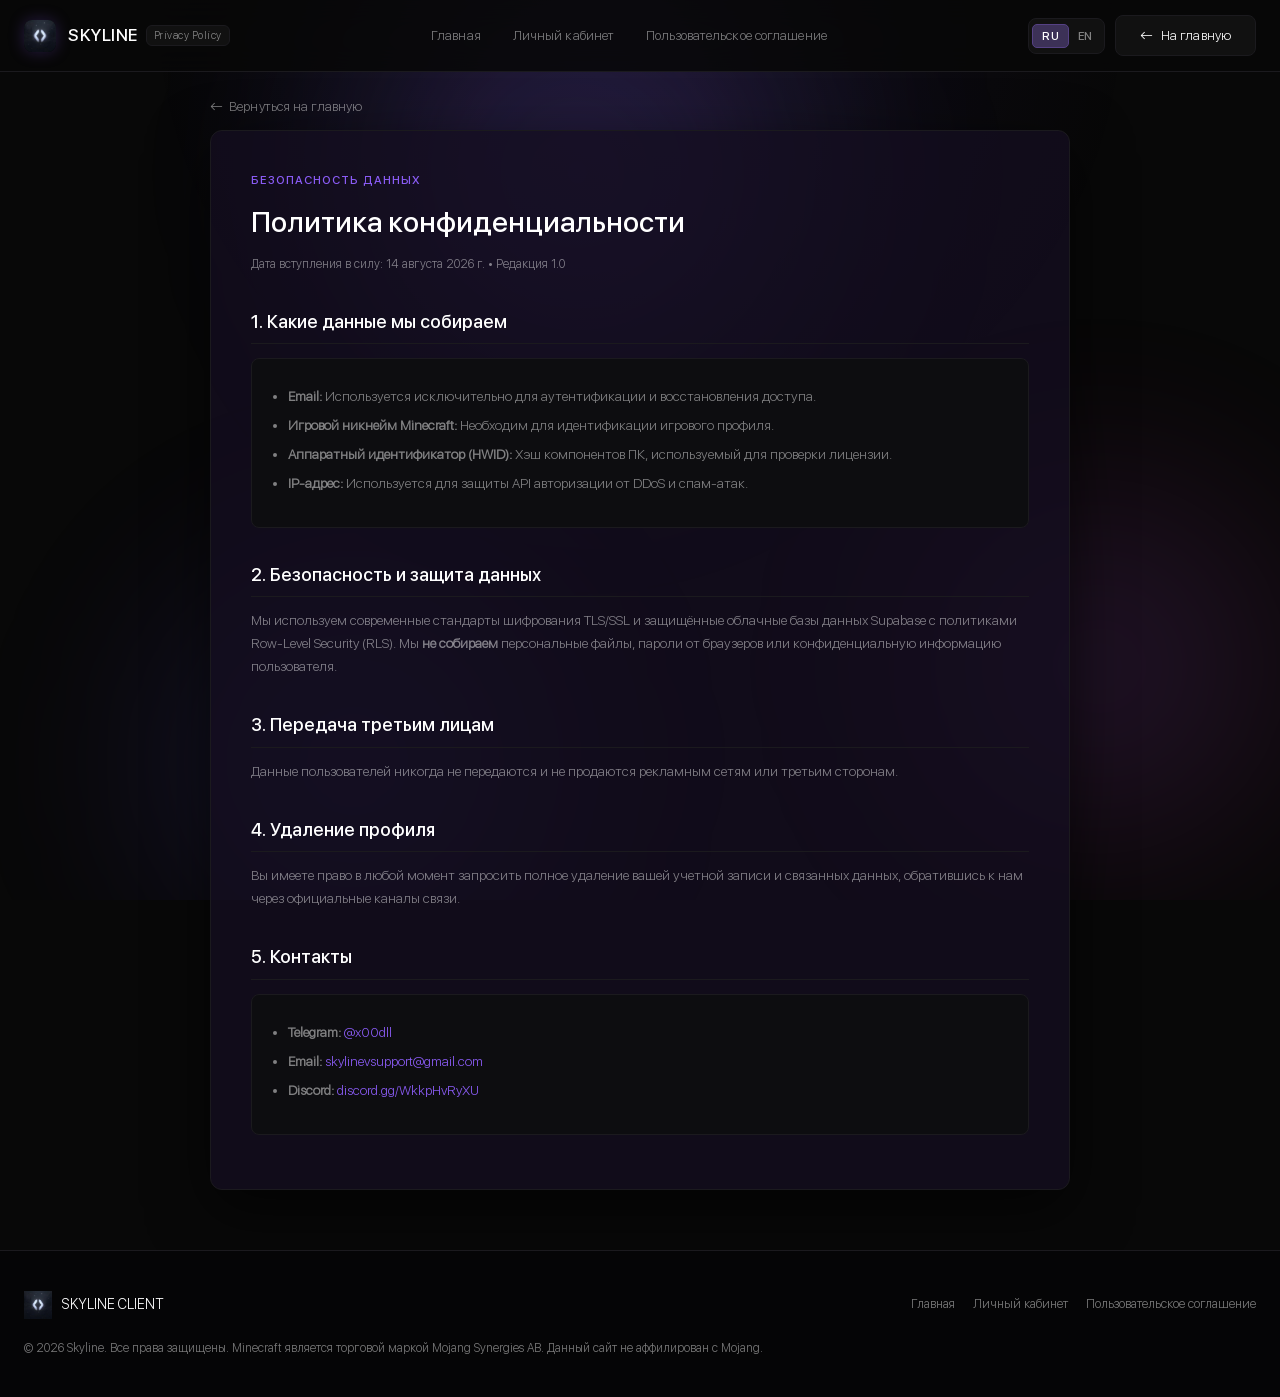
<file: privacy.html>
<!DOCTYPE html>
<html lang="ru">
<head>
  <meta charset="UTF-8">
  <meta name="viewport" content="width=device-width, initial-scale=1.0">
  <meta name="description" content="Политика конфиденциальности Skyline — обработка данных, защита HWID и безопасность пользователей.">
  <title>Skyline | Политика конфиденциальности</title>
  
  <link rel="icon" type="image/png" href="assets/logo.png">
  <link rel="shortcut icon" type="image/png" href="assets/logo.png">
  <link rel="apple-touch-icon" href="assets/logo.png">

  <!-- Launcher Font & Stylesheet -->
  <link rel="stylesheet" href="style.css">
  <link rel="stylesheet" href="https://cdn.jsdelivr.net/npm/bootstrap-icons@1.11.3/font/bootstrap-icons.min.css">

  <style>
    .legal-page-wrap {
      max-width: 900px;
      margin: calc(var(--header-height) + 24px) auto 60px auto;
      padding: 0 20px;
    }
    .legal-card {
      background: var(--bg-card);
      border: 1px solid var(--border-color);
      border-radius: var(--border-radius-md);
      padding: 40px;
      box-shadow: 0 20px 60px rgba(0, 0, 0, 0.6);
      line-height: 1.7;
    }
    .legal-card h1 {
      font-size: 28px;
      font-family: var(--font-bold);
      margin-bottom: 8px;
    }
    .legal-card h2 {
      font-size: 18px;
      font-family: var(--font-bold);
      margin-top: 32px;
      margin-bottom: 12px;
      color: #fff;
      border-bottom: 1px solid var(--border-color);
      padding-bottom: 6px;
    }
    .legal-card h3 {
      font-size: 14.5px;
      font-family: var(--font-bold);
      margin-top: 18px;
      margin-bottom: 8px;
      color: var(--accent-color);
    }
    .legal-card p {
      font-size: 13.5px;
      color: var(--text-color-grayed);
      margin-bottom: 12px;
    }
    .legal-card ul {
      margin: 10px 0 16px 20px;
      color: var(--text-color-grayed);
      font-size: 13.5px;
    }
    .legal-card li {
      margin-bottom: 6px;
    }
    .terms-box {
      background: #0d0d10;
      border: 1px solid var(--border-color);
      border-radius: var(--border-radius-sm);
      padding: 16px;
      margin: 14px 0;
    }
  </style>
</head>
<body>
  <!-- Ambient Plasma Glowing Orbs -->
  <div class="ambient-glow-layer" aria-hidden="true">
    <div class="glow-orb orb-1"></div>
    <div class="glow-orb orb-2"></div>
    <div class="glow-orb orb-3"></div>
  </div>

  <!-- Navigation Header -->
  <header class="site-header" id="mainHeader">
    <div class="header-inner">
      <div class="header-brand" onclick="location.href='index.html'" style="cursor:pointer;">
        <img class="header-logo-img" src="assets/logo.png" alt="Skyline Logo">
        <div class="header-brand-title">
          <span>SKYLINE</span>
          <span class="header-badge">Privacy Policy</span>
        </div>
      </div>

      <nav class="header-nav">
        <button type="button" onclick="location.href='index.html'" data-i18n="nav_home">Главная</button>
        <button type="button" onclick="location.href='profile.html'" data-i18n="nav_profile_long">Личный кабинет</button>
        <button type="button" onclick="location.href='terms.html'" data-i18n="footer_terms">Условия</button>
      </nav>

      <div class="header-actions">
        <!-- Language Switcher -->
        <div class="lang-switcher" role="group" aria-label="Language Selector">
          <button type="button" class="lang-btn active" data-lang="ru">RU</button>
          <button type="button" class="lang-btn" data-lang="en">EN</button>
        </div>

        <button type="button" class="btn-outline" onclick="location.href='index.html'">
          <i class="bi bi-arrow-left"></i>
          <span data-i18n="nav_to_home">На главную</span>
        </button>
      </div>
    </div>
  </header>

  <!-- Main Legal Content -->
  <main class="legal-page-wrap">
    <button type="button" class="page-back-btn" onclick="location.href='index.html'">
      <i class="bi bi-arrow-left"></i>
      <span data-i18n="prof_back">Вернуться на главную</span>
    </button>

    <div class="legal-card">
      <div class="lang-view" data-lang-view="ru">
        <span class="section-tag">Безопасность данных</span>
        <h1>Политика <span>конфиденциальности</span></h1>
        <p style="color:var(--text-color-grayed-48); font-size:12px; margin-bottom:20px;">
          Дата вступления в силу: 14 августа 2026 г. • Редакция 1.0
        </p>

        <h2>1. Какие данные мы собираем</h2>
        <div class="terms-box">
          <ul>
            <li><strong>Email:</strong> Используется исключительно для аутентификации и восстановления доступа.</li>
            <li><strong>Игровой никнейм Minecraft:</strong> Необходим для идентификации игрового профиля.</li>
            <li><strong>Аппаратный идентификатор (HWID):</strong> Хэш компонентов ПК, используемый для проверки лицензии.</li>
            <li><strong>IP-адрес:</strong> Используется для защиты API авторизации от DDoS и спам-атак.</li>
          </ul>
        </div>

        <h2>2. Безопасность и защита данных</h2>
        <p>Мы используем современные стандарты шифрования TLS/SSL и защищённые облачные базы данных Supabase с политиками Row-Level Security (RLS). Мы <strong>не собираем</strong> персональные файлы, пароли от браузеров или конфиденциальную информацию пользователя.</p>

        <h2>3. Передача третьим лицам</h2>
        <p>Данные пользователей никогда не передаются и не продаются рекламным сетям или третьим сторонам.</p>

        <h2>4. Удаление профиля</h2>
        <p>Вы имеете право в любой момент запросить полное удаление вашей учетной записи и связанных данных, обратившись к нам через официальные каналы связи.</p>

        <h2>5. Контакты</h2>
        <div class="terms-box">
          <ul>
            <li><strong>Telegram:</strong> <a href="https://t.me/x00dll" target="_blank" style="color:var(--accent-color);">@x00dll</a></li>
            <li><strong>Email:</strong> <a href="mailto:skylinevsupport@gmail.com" style="color:var(--accent-color);">skylinevsupport@gmail.com</a></li>
            <li><strong>Discord:</strong> <a href="https://discord.gg/WkkpHvRyXU" target="_blank" style="color:var(--accent-color);">discord.gg/WkkpHvRyXU</a></li>
          </ul>
        </div>
      </div>

      <div class="lang-view" data-lang-view="en" style="display:none;">
        <span class="section-tag">Data Protection</span>
        <h1>Privacy <span>Policy</span></h1>
        <p style="color:var(--text-color-grayed-48); font-size:12px; margin-bottom:20px;">
          Effective Date: August 14, 2026 • Version 1.0
        </p>

        <h2>1. Data We Collect</h2>
        <p>We collect only the minimal information required to provide and protect the Service: Email, Minecraft nickname, and computer Hardware ID (HWID) hash for license verification.</p>

        <h2>2. Data Security</h2>
        <p>All communication is secured with industry-standard TLS encryption. Data is stored on secure cloud databases protected with strict Row-Level Security policies.</p>

        <h2>3. Third Parties</h2>
        <p>We never sell or disclose your personal information to third parties or advertising brokers.</p>
      </div>
    </div>
  </main>

  <!-- Footer -->
  <footer class="site-footer">
    <div class="footer-inner">
      <div class="footer-brand" onclick="location.href='index.html'" style="cursor:pointer;">
        <img src="assets/logo.png" alt="Skyline" style="width:20px; height:20px; border-radius:6px;">
        <span style="font-family:var(--font-bold); font-size:13px;">SKYLINE CLIENT</span>
      </div>
      <div class="footer-links">
        <a href="index.html" data-i18n="footer_home">Главная</a>
        <a href="profile.html" data-i18n="footer_profile">Личный кабинет</a>
        <a href="terms.html" data-i18n="footer_terms">Пользовательское соглашение</a>
      </div>
      <div class="footer-copy" data-i18n="footer_copy">
        &copy; 2026 Skyline. Все права защищены.
      </div>
    </div>
  </footer>

  <!-- Anime.js & Page Animations -->
  <script src="assets/anime.min.js"></script>
  <script src="animations.js"></script>

  <script src="app.js"></script>
  <script>
    (function initLangToggle() {
      const savedLang = localStorage.getItem('skyline_lang') || localStorage.getItem('shape_lang') || 'ru';
      function setLang(lang) {
        document.querySelectorAll('.lang-view').forEach(view => {
          view.style.display = view.getAttribute('data-lang-view') === lang ? 'block' : 'none';
        });
        document.querySelectorAll('.lang-btn').forEach(btn => {
          btn.classList.toggle('active', btn.getAttribute('data-lang') === lang);
        });
        localStorage.setItem('skyline_lang', lang);
      }
      document.querySelectorAll('.lang-btn').forEach(btn => {
        btn.addEventListener('click', () => setLang(btn.getAttribute('data-lang')));
      });
      setLang(savedLang);
    })();
  </script>
</body>
</html>
</file>
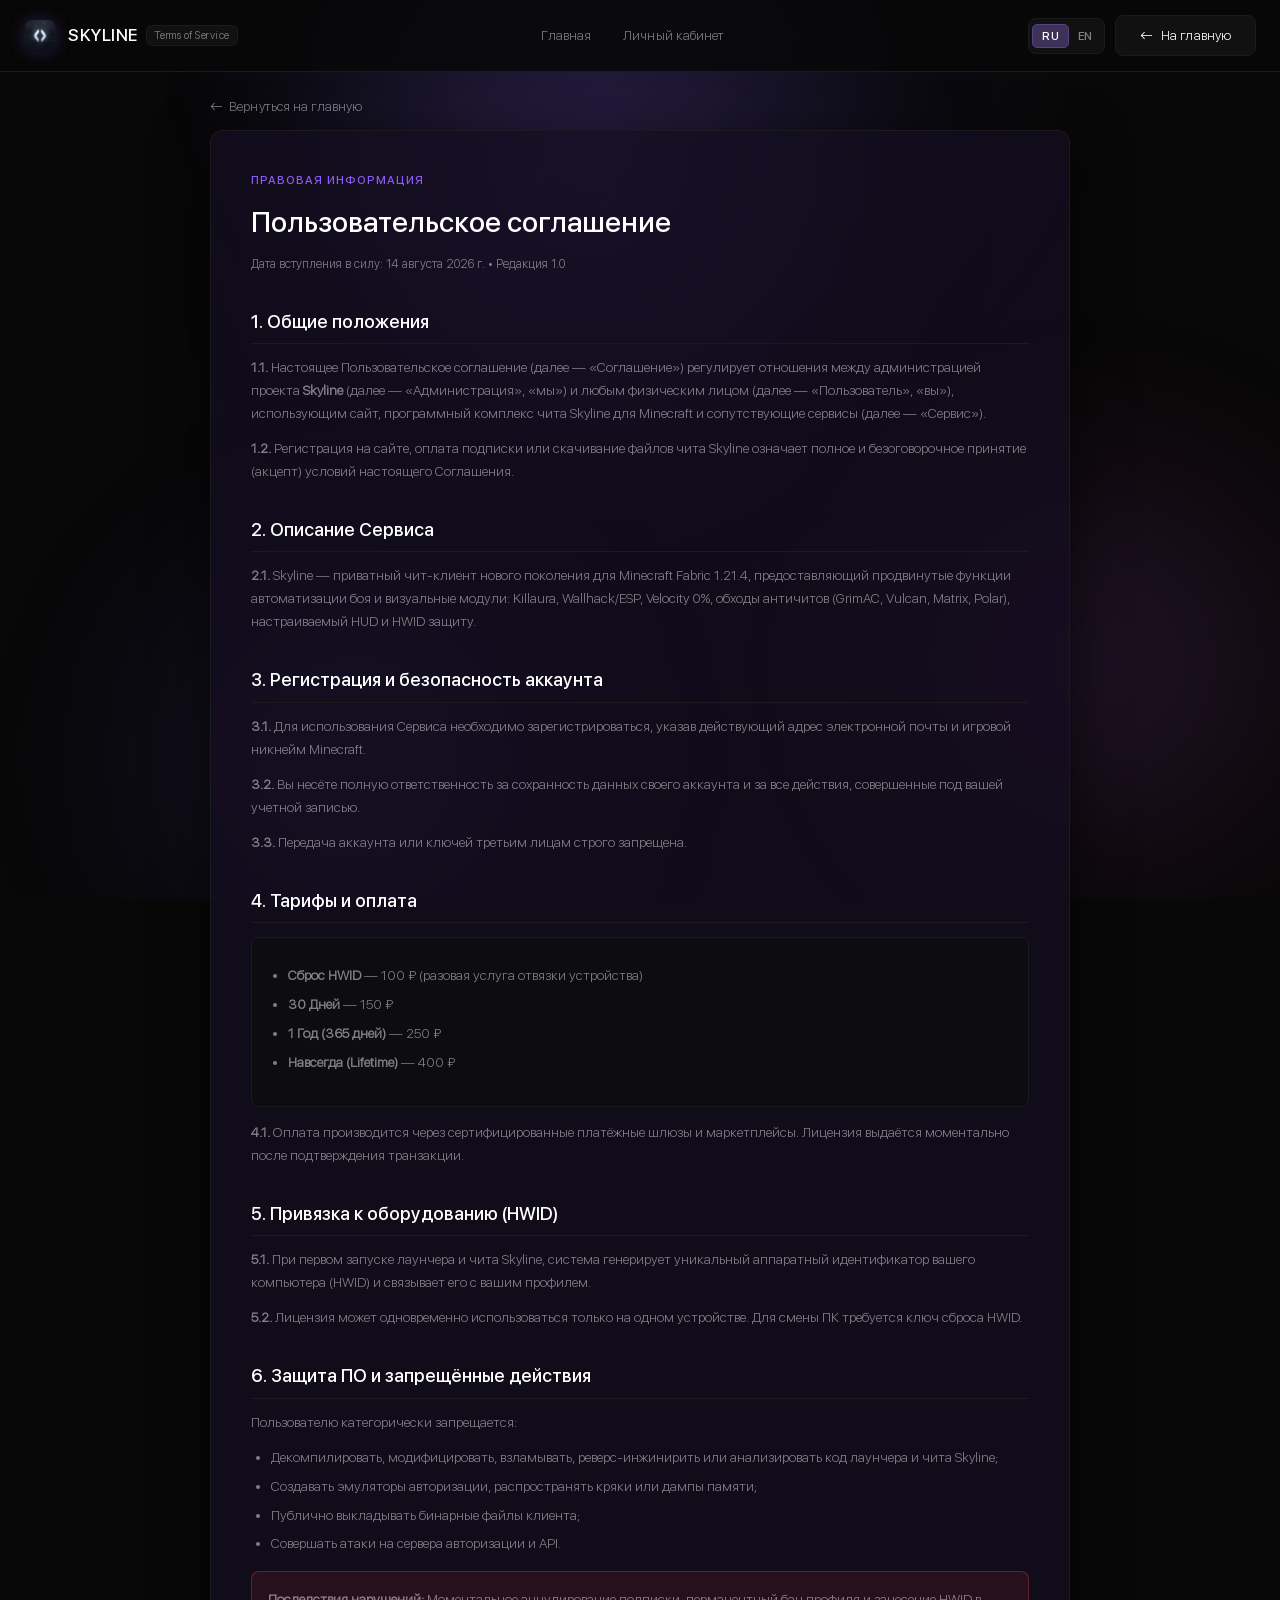
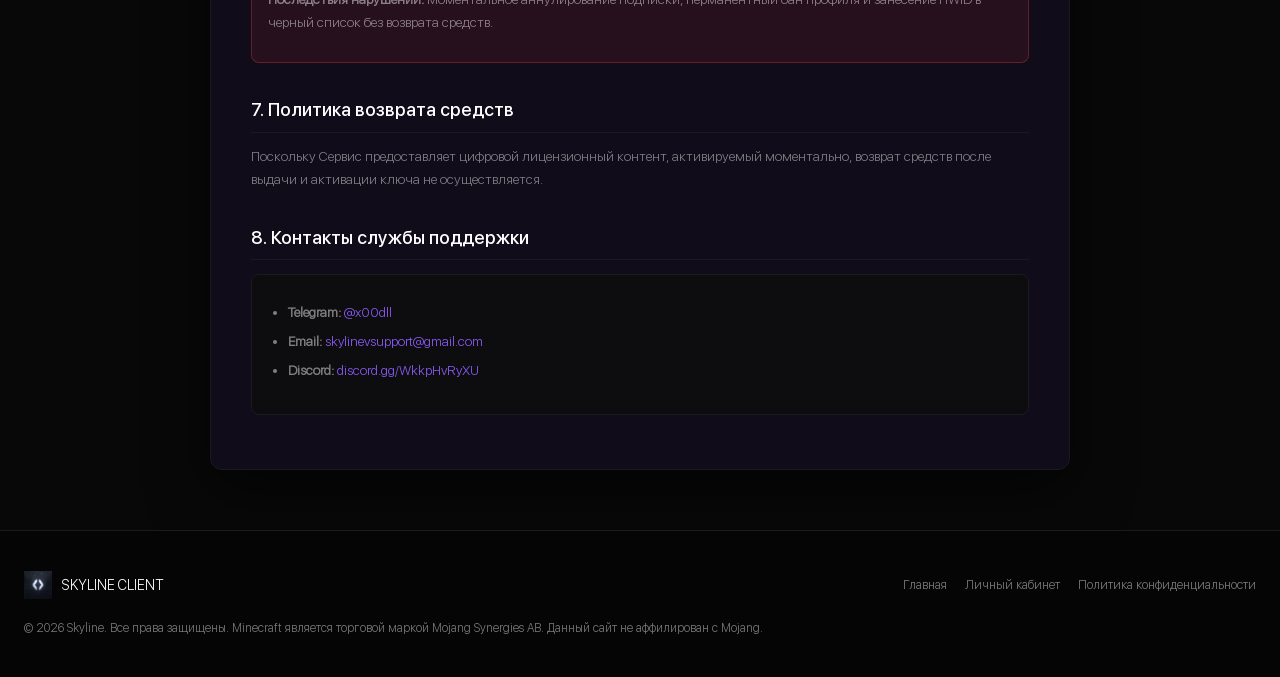
<file: terms.html>
<!DOCTYPE html>
<html lang="ru">
<head>
  <meta charset="UTF-8">
  <meta name="viewport" content="width=device-width, initial-scale=1.0">
  <meta name="description" content="Пользовательское соглашение Skyline — условия использования чит-клиента, политика конфиденциальности и правила лицензирования.">
  <title>Skyline | Пользовательское соглашение</title>
  
  <link rel="icon" type="image/png" href="assets/logo.png">
  <link rel="shortcut icon" type="image/png" href="assets/logo.png">
  <link rel="apple-touch-icon" href="assets/logo.png">

  <!-- Launcher Font & Stylesheet -->
  <link rel="stylesheet" href="style.css">
  <link rel="stylesheet" href="https://cdn.jsdelivr.net/npm/bootstrap-icons@1.11.3/font/bootstrap-icons.min.css">

  <style>
    .legal-page-wrap {
      max-width: 900px;
      margin: calc(var(--header-height) + 24px) auto 60px auto;
      padding: 0 20px;
    }
    .legal-card {
      background: var(--bg-card);
      border: 1px solid var(--border-color);
      border-radius: var(--border-radius-md);
      padding: 40px;
      box-shadow: 0 20px 60px rgba(0, 0, 0, 0.6);
      line-height: 1.7;
    }
    .legal-card h1 {
      font-size: 28px;
      font-family: var(--font-bold);
      margin-bottom: 8px;
    }
    .legal-card h2 {
      font-size: 18px;
      font-family: var(--font-bold);
      margin-top: 32px;
      margin-bottom: 12px;
      color: #fff;
      border-bottom: 1px solid var(--border-color);
      padding-bottom: 6px;
    }
    .legal-card h3 {
      font-size: 14.5px;
      font-family: var(--font-bold);
      margin-top: 18px;
      margin-bottom: 8px;
      color: var(--accent-color);
    }
    .legal-card p {
      font-size: 13.5px;
      color: var(--text-color-grayed);
      margin-bottom: 12px;
    }
    .legal-card ul {
      margin: 10px 0 16px 20px;
      color: var(--text-color-grayed);
      font-size: 13.5px;
    }
    .legal-card li {
      margin-bottom: 6px;
    }
    .terms-box {
      background: #0d0d10;
      border: 1px solid var(--border-color);
      border-radius: var(--border-radius-sm);
      padding: 16px;
      margin: 14px 0;
    }
    .terms-warn {
      background: rgba(239, 68, 68, 0.1);
      border: 1px solid rgba(239, 68, 68, 0.3);
      border-radius: var(--border-radius-sm);
      padding: 16px;
      margin: 14px 0;
      color: #fca5a5;
    }
  </style>
</head>
<body>
  <!-- Ambient Plasma Glowing Orbs -->
  <div class="ambient-glow-layer" aria-hidden="true">
    <div class="glow-orb orb-1"></div>
    <div class="glow-orb orb-2"></div>
    <div class="glow-orb orb-3"></div>
  </div>

  <!-- Navigation Header -->
  <header class="site-header" id="mainHeader">
    <div class="header-inner">
      <div class="header-brand" onclick="location.href='index.html'" style="cursor:pointer;">
        <img class="header-logo-img" src="assets/logo.png" alt="Skyline Logo">
        <div class="header-brand-title">
          <span>SKYLINE</span>
          <span class="header-badge">Terms of Service</span>
        </div>
      </div>

      <nav class="header-nav">
        <button type="button" onclick="location.href='index.html'" data-i18n="nav_home">Главная</button>
        <button type="button" onclick="location.href='profile.html'" data-i18n="nav_profile_long">Личный кабинет</button>
      </nav>

      <div class="header-actions">
        <!-- Language Switcher -->
        <div class="lang-switcher" role="group" aria-label="Language Selector">
          <button type="button" class="lang-btn active" data-lang="ru">RU</button>
          <button type="button" class="lang-btn" data-lang="en">EN</button>
        </div>

        <button type="button" class="btn-outline" onclick="location.href='index.html'">
          <i class="bi bi-arrow-left"></i>
          <span data-i18n="nav_to_home">На главную</span>
        </button>
      </div>
    </div>
  </header>

  <!-- Main Legal Content -->
  <main class="legal-page-wrap">
    <button type="button" class="page-back-btn" onclick="location.href='index.html'">
      <i class="bi bi-arrow-left"></i>
      <span data-i18n="prof_back">Вернуться на главную</span>
    </button>

    <div class="legal-card">
      <div class="lang-view" data-lang-view="ru">
        <span class="section-tag">Правовая информация</span>
        <h1>Пользовательское <span>соглашение</span></h1>
        <p style="color:var(--text-color-grayed-48); font-size:12px; margin-bottom:20px;">
          Дата вступления в силу: 14 августа 2026 г. • Редакция 1.0
        </p>

        <h2>1. Общие положения</h2>
        <p><strong>1.1.</strong> Настоящее Пользовательское соглашение (далее — «Соглашение») регулирует отношения между администрацией проекта <strong>Skyline</strong> (далее — «Администрация», «мы») и любым физическим лицом (далее — «Пользователь», «вы»), использующим сайт, программный комплекс чита Skyline для Minecraft и сопутствующие сервисы (далее — «Сервис»).</p>
        <p><strong>1.2.</strong> Регистрация на сайте, оплата подписки или скачивание файлов чита Skyline означает полное и безоговорочное принятие (акцепт) условий настоящего Соглашения.</p>

        <h2>2. Описание Сервиса</h2>
        <p><strong>2.1.</strong> Skyline — приватный чит-клиент нового поколения для Minecraft Fabric 1.21.4, предоставляющий продвинутые функции автоматизации боя и визуальные модули: Killaura, Wallhack/ESP, Velocity 0%, обходы античитов (GrimAC, Vulcan, Matrix, Polar), настраиваемый HUD и HWID защиту.</p>

        <h2>3. Регистрация и безопасность аккаунта</h2>
        <p><strong>3.1.</strong> Для использования Сервиса необходимо зарегистрироваться, указав действующий адрес электронной почты и игровой никнейм Minecraft.</p>
        <p><strong>3.2.</strong> Вы несёте полную ответственность за сохранность данных своего аккаунта и за все действия, совершенные под вашей учетной записью.</p>
        <p><strong>3.3.</strong> Передача аккаунта или ключей третьим лицам строго запрещена.</p>

        <h2>4. Тарифы и оплата</h2>
        <div class="terms-box">
          <ul>
            <li><strong>Сброс HWID</strong> — 100 ₽ (разовая услуга отвязки устройства)</li>
            <li><strong>30 Дней</strong> — 150 ₽</li>
            <li><strong>1 Год (365 дней)</strong> — 250 ₽</li>
            <li><strong>Навсегда (Lifetime)</strong> — 400 ₽</li>
          </ul>
        </div>
        <p><strong>4.1.</strong> Оплата производится через сертифицированные платёжные шлюзы и маркетплейсы. Лицензия выдаётся моментально после подтверждения транзакции.</p>

        <h2>5. Привязка к оборудованию (HWID)</h2>
        <p><strong>5.1.</strong> При первом запуске лаунчера и чита Skyline, система генерирует уникальный аппаратный идентификатор вашего компьютера (HWID) и связывает его с вашим профилем.</p>
        <p><strong>5.2.</strong> Лицензия может одновременно использоваться только на одном устройстве. Для смены ПК требуется ключ сброса HWID.</p>

        <h2>6. Защита ПО и запрещённые действия</h2>
        <p>Пользователю категорически запрещается:</p>
        <ul>
          <li>Декомпилировать, модифицировать, взламывать, реверс-инжинирить или анализировать код лаунчера и чита Skyline;</li>
          <li>Создавать эмуляторы авторизации, распространять кряки или дампы памяти;</li>
          <li>Публично выкладывать бинарные файлы клиента;</li>
          <li>Совершать атаки на сервера авторизации и API.</li>
        </ul>

        <div class="terms-warn">
          <p><strong>Последствия нарушений:</strong> Моментальное аннулирование подписки, перманентный бан профиля и занесение HWID в черный список без возврата средств.</p>
        </div>

        <h2>7. Политика возврата средств</h2>
        <p>Поскольку Сервис предоставляет цифровой лицензионный контент, активируемый моментально, возврат средств после выдачи и активации ключа не осуществляется.</p>

        <h2>8. Контакты службы поддержки</h2>
        <div class="terms-box">
          <ul>
            <li><strong>Telegram:</strong> <a href="https://t.me/x00dll" target="_blank" style="color:var(--accent-color);">@x00dll</a></li>
            <li><strong>Email:</strong> <a href="mailto:skylinevsupport@gmail.com" style="color:var(--accent-color);">skylinevsupport@gmail.com</a></li>
            <li><strong>Discord:</strong> <a href="https://discord.gg/WkkpHvRyXU" target="_blank" style="color:var(--accent-color);">discord.gg/WkkpHvRyXU</a></li>
          </ul>
        </div>
      </div>

      <div class="lang-view" data-lang-view="en" style="display:none;">
        <span class="section-tag">Legal Terms</span>
        <h1>Terms of <span>Service</span></h1>
        <p style="color:var(--text-color-grayed-48); font-size:12px; margin-bottom:20px;">
          Effective Date: August 14, 2026 • Version 1.0
        </p>

        <h2>1. General Provisions</h2>
        <p>These Terms of Service govern the relationship between Skyline and any individual accessing the website or software. By registering or downloading Skyline, you confirm full agreement to these terms.</p>

        <h2>2. Description of Service</h2>
        <p>Skyline is a private cheat client for Minecraft Fabric 1.21.4 offering combat enhancements, visual modules (ESP/Chams), and anti-cheat bypasses.</p>

        <h2>3. Licensing & HWID Protection</h2>
        <p>A license is bound to a single computer hardware identifier (HWID). To transfer the license to a different PC, an HWID Reset key is required.</p>

        <h2>4. Prohibited Conduct</h2>
        <p>Reverse engineering, distributing cracks, cracking licensing checks, or sharing accounts is strictly forbidden and results in immediate permanent ban and HWID blacklisting without refund.</p>
      </div>
    </div>
  </main>

  <!-- Footer -->
  <footer class="site-footer">
    <div class="footer-inner">
      <div class="footer-brand" onclick="location.href='index.html'" style="cursor:pointer;">
        <img src="assets/logo.png" alt="Skyline" style="width:20px; height:20px; border-radius:6px;">
        <span style="font-family:var(--font-bold); font-size:13px;">SKYLINE CLIENT</span>
      </div>
      <div class="footer-links">
        <a href="index.html" data-i18n="footer_home">Главная</a>
        <a href="profile.html" data-i18n="footer_profile">Личный кабинет</a>
        <a href="privacy.html" data-i18n="footer_privacy">Политика конфиденциальности</a>
      </div>
      <div class="footer-copy" data-i18n="footer_copy">
        &copy; 2026 Skyline. Все права защищены.
      </div>
    </div>
  </footer>

  <!-- Anime.js & Page Animations -->
  <script src="assets/anime.min.js"></script>
  <script src="animations.js"></script>

  <script src="app.js"></script>
  <script>
    (function initLangToggle() {
      const savedLang = localStorage.getItem('skyline_lang') || localStorage.getItem('shape_lang') || 'ru';
      function setLang(lang) {
        document.querySelectorAll('.lang-view').forEach(view => {
          view.style.display = view.getAttribute('data-lang-view') === lang ? 'block' : 'none';
        });
        document.querySelectorAll('.lang-btn').forEach(btn => {
          btn.classList.toggle('active', btn.getAttribute('data-lang') === lang);
        });
        localStorage.setItem('skyline_lang', lang);
      }
      document.querySelectorAll('.lang-btn').forEach(btn => {
        btn.addEventListener('click', () => setLang(btn.getAttribute('data-lang')));
      });
      setLang(savedLang);
    })();
  </script>
</body>
</html>
</file>
<file: style.css>
/* ==========================================================================
   SKYLINE LAUNCHER DESIGN SYSTEM (Website Edition)
   Ported directly from Skyline Launcher UI (F:\skyline\ui)
   ========================================================================== */

/* --- Font Definitions --- */
@font-face {
  font-family: 'SFRegular';
  src: url('assets/asset_7.ttf') format('truetype');
  font-weight: 400;
  font-style: normal;
  font-display: swap;
}
@font-face {
  font-family: 'SFBold';
  src: url('assets/asset_8.ttf') format('truetype');
  font-weight: 700;
  font-style: normal;
  font-display: swap;
}
@font-face {
  font-family: 'Icons';
  src: url('assets/asset_9.ttf') format('truetype');
  font-display: swap;
}

/* --- Global Tokens & Launcher Palette --- */
:root {
  --accent-color: #8b5cf6;
  --accent-color-rgb: 139, 92, 246;
  --accent-color-mixed: color-mix(in srgb, var(--accent-color) 67%, #2c2c2c 87%);
  --background-color: #080808;
  --bg-darker: #040405;
  --bg-card: #111111;
  --bg-card-hover: #151515;
  --bg-card-active: #191919;
  --input-bg-color: #111111;
  --input-bg-color-hover: #141414;
  --border-color: #1b1a1e;
  --border-color-hover: rgba(255, 255, 255, 0.12);
  --border-color-glow: rgba(139, 92, 246, 0.45);

  --text-color: #ffffff;
  --text-color-grayed: #ffffff7a;
  --text-color-grayed-48: #ffffff7a;
  --text-color-grayed-24: #ffffff3d;
  --text-color-grayed-12: #ffffff1f;

  --font-regular: 'SFRegular', -apple-system, BlinkMacSystemFont, 'Inter', 'Segoe UI', Roboto, sans-serif;
  --font-bold: 'SFBold', -apple-system, BlinkMacSystemFont, 'Inter', 'Segoe UI', Roboto, sans-serif;
  --font-mono: 'JetBrains Mono', 'SF Mono', Consolas, monospace;

  --padding-lg: 24px;
  --padding-md: 12px;
  --padding-sm: 8px;

  --border-radius-lg: 20px;
  --border-radius-md: 12px;
  --border-radius-sm: 8px;

  --transition: all 0.25s cubic-bezier(0.16, 1, 0.3, 1);
  --header-height: 72px;
}

/* --- Base & Resets --- */
*, *::before, *::after {
  box-sizing: border-box;
  margin: 0;
  padding: 0;
  -webkit-font-smoothing: antialiased;
  -moz-osx-font-smoothing: grayscale;
}

html {
  scroll-behavior: smooth;
  color-scheme: dark;
  background-color: var(--background-color);
  overflow-x: hidden;
  width: 100%;
  max-width: 100%;
}

body {
  background-color: var(--background-color);
  color: var(--text-color);
  font-family: var(--font-regular);
  font-size: 14px;
  line-height: 1.5;
  overflow-x: hidden;
  width: 100%;
  max-width: 100%;
  min-height: 100vh;
  position: relative;
  user-select: none;
  -webkit-user-select: none;
}

/* Subtle Launcher Ambient Glow */
body::before {
  content: "";
  position: fixed;
  top: 0;
  left: 50%;
  transform: translateX(-50%);
  width: min(1000px, 100vw);
  max-width: 100%;
  height: 500px;
  background: radial-gradient(circle at 50% 0%, rgba(139, 92, 246, 0.08) 0%, transparent 70%);
  pointer-events: none;
  z-index: 0;
}

input, textarea, [contenteditable="true"] {
  user-select: text !important;
  -webkit-user-select: text !important;
}

a {
  color: inherit;
  text-decoration: none;
}

img, svg {
  display: block;
}

/* Custom Launcher Scrollbar */
::-webkit-scrollbar {
  width: 6px;
  height: 6px;
}
::-webkit-scrollbar-track {
  background: var(--background-color);
}
::-webkit-scrollbar-thumb {
  background: var(--text-color-grayed-12);
  border-radius: 999px;
  border: 1px solid var(--background-color);
}
::-webkit-scrollbar-thumb:hover {
  background: var(--text-color-grayed-48);
}

*::selection {
  background-color: color-mix(in srgb, var(--accent-color), transparent 75%);
  color: var(--text-color);
}

/* ==========================================================================
   BUTTONS (Launcher style: _fill and _outline)
   ========================================================================== */
button {
  font-family: var(--font-regular);
  transition: var(--transition);
  display: inline-flex;
  justify-content: center;
  align-items: center;
  gap: 8px;
  cursor: pointer;
  padding: var(--padding-md) var(--padding-lg);
  border-radius: var(--border-radius-sm);
  font-size: 13px;
  border: none;
  background: none;
  color: var(--text-color);
  font-weight: 500;
  letter-spacing: 0.1px;
}

button:disabled {
  filter: brightness(0.6);
  cursor: not-allowed;
  opacity: 0.6;
}

/* Primary Fill Button */
.btn-fill, ._fill {
  box-shadow: inset 0 1px 1px rgba(255, 255, 255, 0.4), 0 4px 14px rgba(139, 92, 246, 0.25);
  background-color: color-mix(in srgb, var(--accent-color), #9b9b9b 35%);
  border: 1px solid var(--accent-color-mixed);
  color: #ffffff;
  font-family: var(--font-bold);
}
.btn-fill:hover:not(:disabled), ._fill:hover:not(:disabled) {
  filter: brightness(1.15);
  transform: translateY(-1px);
  box-shadow: inset 0 1px 1px #fff, 0 6px 20px rgba(139, 92, 246, 0.4);
}
.btn-fill:active:not(:disabled), ._fill:active:not(:disabled) {
  transform: translateY(0);
  filter: brightness(0.95);
}

/* Outline / Secondary Button */
.btn-outline, ._outline {
  background: var(--input-bg-color);
  border: 1px solid var(--border-color);
  color: var(--text-color);
}
.btn-outline:hover:not(:disabled), ._outline:hover:not(:disabled) {
  border-color: var(--accent-color-mixed);
  background: var(--input-bg-color-hover);
  color: #fff;
  transform: translateY(-1px);
}
.btn-outline:active:not(:disabled), ._outline:active:not(:disabled) {
  transform: translateY(0);
}

/* Subtle Icon / Ghost Button */
.btn-ghost {
  background: transparent;
  color: var(--text-color-grayed);
  border: 1px solid transparent;
  padding: 8px 12px;
}
.btn-ghost:hover:not(:disabled) {
  color: var(--text-color);
  background: var(--input-bg-color);
  border-color: var(--border-color);
}

/* Spinner Loader */
.btn-loader {
  width: 16px;
  height: 16px;
  border: 2px solid color-mix(in srgb, var(--text-color-grayed), transparent 25%);
  border-bottom-color: var(--text-color);
  border-radius: 50%;
  display: inline-block;
  animation: launcherRotation 0.8s linear infinite;
}
@keyframes launcherRotation {
  0% { transform: rotate(0deg); }
  100% { transform: rotate(360deg); }
}

/* ==========================================================================
   INPUTS & FORMS (Launcher Container Style)
   ========================================================================== */
.input-container {
  position: relative;
  width: 100%;
}
.input-container .input-icon {
  position: absolute;
  top: 50%;
  left: 14px;
  transform: translateY(-50%);
  color: var(--text-color-grayed);
  font-size: 14px;
  transition: var(--transition);
  pointer-events: none;
}
.input-container input,
.input-container select,
.input-container textarea,
.input-dark {
  font-family: var(--font-regular);
  transition: var(--transition);
  padding: 12px 16px 12px 40px;
  border-radius: var(--border-radius-sm);
  background: var(--input-bg-color);
  border: 1px solid var(--border-color);
  width: 100%;
  height: 46px;
  color: var(--text-color);
  font-size: 13.5px;
  outline: none;
}
.input-dark:not(.has-icon) {
  padding-left: 14px;
}
.input-container input:hover,
.input-dark:hover {
  border-color: rgba(255, 255, 255, 0.1);
}
.input-container input:focus,
.input-dark:focus {
  border-color: var(--accent-color-mixed);
  box-shadow: 0 0 0 2px rgba(139, 92, 246, 0.15);
}
.input-container input:focus + .input-icon {
  color: var(--accent-color);
}
.input-container input::placeholder,
.input-dark::placeholder {
  color: var(--text-color-grayed-24);
  font-size: 13px;
}
.input-container input:disabled,
.input-dark:disabled {
  filter: brightness(0.7);
  color: #ffffff2d;
  cursor: not-allowed;
}

.form-group {
  display: flex;
  flex-direction: column;
  gap: 6px;
  margin-bottom: 14px;
  width: 100%;
}
.form-group label {
  color: var(--text-color-grayed);
  font-size: 12px;
  font-family: var(--font-bold);
  letter-spacing: 0.3px;
  text-transform: uppercase;
}

/* ==========================================================================
   NAVIGATION HEADER (Launcher Window Header Style)
   ========================================================================== */
.site-header {
  position: fixed;
  top: 0;
  left: 0;
  right: 0;
  height: var(--header-height);
  background: rgba(8, 8, 8, 0.85);
  backdrop-filter: blur(14px);
  -webkit-backdrop-filter: blur(14px);
  border-bottom: 1px solid var(--border-color);
  z-index: 999;
  display: flex;
  align-items: center;
}
.header-inner {
  max-width: 1280px;
  margin: 0 auto;
  padding: 0 24px;
  width: 100%;
  display: flex;
  align-items: center;
  justify-content: space-between;
}
.header-brand {
  display: flex;
  align-items: center;
  gap: 12px;
}
.header-logo-img {
  width: 32px;
  height: 32px;
  border-radius: 8px;
  object-fit: cover;
  box-shadow: 0 0 16px rgba(139, 92, 246, 0.25);
}
.header-brand-title {
  font-family: var(--font-bold);
  font-size: 17px;
  letter-spacing: 0.5px;
  display: flex;
  align-items: center;
  gap: 8px;
}
.header-badge {
  font-size: 10.5px;
  font-family: var(--font-regular);
  padding: 2px 7px;
  border-radius: 6px;
  background: var(--input-bg-color);
  border: 1px solid var(--border-color);
  color: var(--text-color-grayed);
}

.header-nav {
  display: flex;
  align-items: center;
  gap: 4px;
}
.header-nav a, .header-nav button {
  padding: 8px 14px;
  font-size: 13px;
  color: var(--text-color-grayed);
  border-radius: var(--border-radius-sm);
  transition: var(--transition);
  background: transparent;
  font-family: var(--font-regular);
}
.header-nav a:hover, .header-nav button:hover {
  color: var(--text-color);
  background: rgba(255, 255, 255, 0.04);
}
.header-nav a.active {
  color: var(--text-color);
  background: var(--input-bg-color);
  border: 1px solid var(--border-color);
}

.header-actions {
  display: flex;
  align-items: center;
  gap: 10px;
}

/* Language Pill */
.lang-switcher {
  display: flex;
  align-items: center;
  background: var(--input-bg-color);
  border: 1px solid var(--border-color);
  border-radius: var(--border-radius-sm);
  padding: 3px;
  height: 36px;
}
.lang-btn {
  background: transparent;
  border: none;
  color: var(--text-color-grayed-48);
  font-size: 11.5px;
  padding: 4px 9px;
  border-radius: 5px;
  font-family: var(--font-bold);
  cursor: pointer;
}
.lang-btn.active {
  background: color-mix(in srgb, var(--accent-color), #222 75%);
  color: #fff;
  border: 1px solid var(--accent-color-mixed);
}

/* User Account Pill (Launcher Header Style) */
.header-account-pill {
  display: flex;
  align-items: center;
  gap: 8px;
  border-radius: var(--border-radius-sm);
  background: var(--input-bg-color);
  border: 1px solid var(--border-color);
  padding: 4px 12px 4px 6px;
  height: 40px;
  cursor: pointer;
  transition: var(--transition);
}
.header-account-pill:hover {
  border-color: var(--accent-color-mixed);
  background: var(--input-bg-color-hover);
}
.account-avatar-sm {
  width: 28px;
  height: 28px;
  border-radius: 6px;
  object-fit: cover;
  background: #222;
}
.account-info-sm {
  display: flex;
  flex-direction: column;
  line-height: 1.1;
  text-align: left;
}
.account-name-sm {
  font-size: 13px;
  font-family: var(--font-bold);
  color: var(--text-color);
  white-space: nowrap;
}
.account-sub-sm {
  font-size: 10px;
  color: var(--text-color-grayed-48);
}

/* Window Actions Mockup (Top Right of Launcher) */
.window-actions {
  display: flex;
  align-items: center;
  gap: 6px;
  padding-left: 6px;
}
.window-dot {
  width: 10px;
  height: 10px;
  border-radius: 50%;
  background: var(--border-color);
}
.window-dot.close { background: #ef4444; opacity: 0.7; }
.window-dot.min { background: #eab308; opacity: 0.7; }
.window-dot.max { background: #22c55e; opacity: 0.7; }

/* ==========================================================================
   HERO SECTION (Launcher Aesthetic with Live UI Showcase)
   ========================================================================== */
.hero-section {
  position: relative;
  padding-top: calc(var(--header-height) + 40px);
  padding-bottom: 70px;
  max-width: 1280px;
  margin: 0 auto;
  padding-left: 24px;
  padding-right: 24px;
  display: flex;
  flex-direction: column;
  align-items: center;
  text-align: center;
  z-index: 1;
}

.hero-tag {
  display: inline-flex;
  align-items: center;
  gap: 8px;
  background: var(--input-bg-color);
  border: 1px solid var(--border-color);
  padding: 6px 14px;
  border-radius: 999px;
  font-size: 12px;
  color: var(--text-color-grayed);
  margin-bottom: 20px;
}
.hero-tag .tag-dot {
  width: 7px;
  height: 7px;
  border-radius: 50%;
  background: #22c55e;
  box-shadow: 0 0 8px #22c55e;
}

.hero-title {
  font-family: var(--font-bold);
  font-size: clamp(34px, 5.5vw, 56px);
  line-height: 1.12;
  letter-spacing: -0.8px;
  max-width: 860px;
  margin-bottom: 18px;
}
.hero-title span {
  background: linear-gradient(135deg, #ffffff 40%, var(--accent-color) 100%);
  -webkit-background-clip: text;
  -webkit-text-fill-color: transparent;
}

.hero-desc {
  color: var(--text-color-grayed);
  font-size: clamp(15px, 1.8vw, 17px);
  line-height: 1.6;
  max-width: 680px;
  margin-bottom: 32px;
}

.hero-actions {
  display: flex;
  align-items: center;
  justify-content: center;
  gap: 14px;
  flex-wrap: wrap;
  margin-bottom: 54px;
}
.hero-actions .btn-fill {
  height: 48px;
  padding: 0 28px;
  font-size: 14px;
}
.hero-actions .btn-outline {
  height: 48px;
  padding: 0 24px;
  font-size: 14px;
}

/* ==========================================================================
   LAUNCHER INTERFACE MOCKUP (The Interactive Launcher Window on Hero)
   ========================================================================== */
.launcher-mockup-wrapper {
  width: 100%;
  max-width: 980px;
  position: relative;
  border-radius: var(--border-radius-md);
  border: 1px solid var(--border-color);
  background: var(--background-color);
  box-shadow: 0 24px 70px rgba(0, 0, 0, 0.8), 0 0 40px rgba(139, 92, 246, 0.12);
  overflow: hidden;
  text-align: left;
}

/* Mockup Header */
.mockup-header {
  display: flex;
  align-items: center;
  justify-content: space-between;
  padding: 10px 14px;
  background: #0d0d0f;
  border-bottom: 1px solid var(--border-color);
}
.mockup-header-left {
  display: flex;
  align-items: center;
  gap: 10px;
}
.mockup-header-title {
  font-size: 12px;
  font-family: var(--font-bold);
  color: var(--text-color-grayed);
}

/* Mockup Layout */
.mockup-body {
  display: flex;
  height: 440px;
  background: var(--background-color);
}

/* Launcher Left Navigation Rail */
.mockup-nav-rail {
  width: 48px;
  background: #0a0a0c;
  border-right: 1px solid var(--border-color);
  display: flex;
  flex-direction: column;
  justify-content: space-between;
  padding: 8px 0;
  align-items: center;
}
.mockup-nav-group {
  display: flex;
  flex-direction: column;
  gap: 6px;
  align-items: center;
  width: 100%;
}
.mockup-nav-item {
  width: 34px;
  height: 34px;
  border-radius: var(--border-radius-sm);
  display: flex;
  align-items: center;
  justify-content: center;
  color: var(--text-color-grayed-48);
  font-size: 14px;
  cursor: pointer;
  transition: var(--transition);
  border: 1px solid transparent;
}
.mockup-nav-item:hover {
  background: var(--input-bg-color);
  color: var(--text-color);
}
.mockup-nav-item.active {
  background: var(--input-bg-color);
  border-color: var(--border-color);
  color: var(--accent-color);
}

/* Mockup Main Canvas */
.mockup-canvas {
  flex: 1;
  padding: 16px;
  display: flex;
  flex-direction: column;
  gap: 14px;
  overflow-y: auto;
}

/* Launcher Version Cards (Grid) */
.mockup-versions-grid {
  display: grid;
  grid-template-columns: 1.8fr 1fr;
  gap: 12px;
  height: 100%;
}
.version-card {
  position: relative;
  border-radius: var(--border-radius-sm);
  overflow: hidden;
  border: 1px solid var(--border-color);
  background: #111;
  cursor: pointer;
  transition: var(--transition);
  min-height: 180px;
}
.version-card:hover {
  border-color: var(--accent-color-mixed);
  transform: translateY(-2px);
  box-shadow: 0 10px 30px rgba(0, 0, 0, 0.5);
}
.version-card-bg {
  width: 100%;
  height: 100%;
  object-fit: cover;
  filter: saturate(30%) brightness(0.6) grayscale(0.5);
  transition: var(--transition);
}
.version-card:hover .version-card-bg {
  filter: saturate(80%) brightness(0.75);
}
.version-card-content {
  position: absolute;
  bottom: 0;
  left: 0;
  right: 0;
  padding: 14px;
  background: linear-gradient(to top, rgba(0, 0, 0, 0.95) 0%, rgba(0, 0, 0, 0.4) 60%, transparent 100%);
  display: flex;
  align-items: flex-end;
  justify-content: space-between;
}
.version-meta {
  display: flex;
  flex-direction: column;
  gap: 2px;
}
.version-title {
  font-family: var(--font-bold);
  font-size: 16px;
  color: #fff;
}
.version-subtitle {
  font-size: 11.5px;
  color: var(--text-color-grayed);
}
.version-play-btn {
  width: 36px;
  height: 36px;
  border-radius: 8px;
  background: color-mix(in srgb, var(--accent-color) 40%, rgba(50, 50, 50, 0.8));
  border: 1px solid rgba(255, 255, 255, 0.2);
  display: flex;
  align-items: center;
  justify-content: center;
  color: #fff;
  font-size: 13px;
  transition: var(--transition);
  backdrop-filter: blur(6px);
}
.version-card:hover .version-play-btn {
  background: var(--accent-color);
  box-shadow: 0 0 14px var(--accent-color);
  transform: scale(1.08);
}

/* ==========================================================================
   VERSIONS SECTION (Landing Showcase)
   ========================================================================== */
.section-wrapper {
  max-width: 1280px;
  margin: 0 auto;
  padding: 80px 24px;
  position: relative;
  z-index: 1;
}

.section-head {
  text-align: center;
  max-width: 640px;
  margin: 0 auto 50px auto;
}
.section-tag {
  font-size: 11.5px;
  font-family: var(--font-bold);
  text-transform: uppercase;
  letter-spacing: 1px;
  color: var(--accent-color);
  margin-bottom: 8px;
  display: block;
}
.section-title {
  font-family: var(--font-bold);
  font-size: clamp(26px, 3.5vw, 36px);
  letter-spacing: -0.5px;
  margin-bottom: 12px;
}
.section-desc {
  color: var(--text-color-grayed);
  font-size: 14.5px;
  line-height: 1.6;
}

/* Full Width Versions Showcase in Launcher Style */
.launcher-versions-grid {
  display: grid;
  grid-template-columns: repeat(3, 1fr);
  gap: 16px;
}
@media (max-width: 900px) {
  .launcher-versions-grid {
    grid-template-columns: 1fr;
  }
}
.full-version-card {
  border-radius: var(--border-radius-md);
  border: 1px solid var(--border-color);
  background: var(--bg-card);
  overflow: hidden;
  position: relative;
  display: flex;
  flex-direction: column;
  height: 380px;
  transition: var(--transition);
}
.full-version-card:hover {
  border-color: var(--accent-color-mixed);
  transform: translateY(-4px);
  box-shadow: 0 16px 40px rgba(0, 0, 0, 0.6), 0 0 25px rgba(139, 92, 246, 0.15);
}
.full-version-img {
  width: 100%;
  height: 220px;
  object-fit: cover;
  filter: saturate(40%) brightness(0.65);
  transition: var(--transition);
}
.full-version-card:hover .full-version-img {
  filter: saturate(90%) brightness(0.85);
}
.full-version-info {
  padding: 18px;
  display: flex;
  flex-direction: column;
  justify-content: space-between;
  flex: 1;
}
.full-version-header {
  display: flex;
  align-items: center;
  justify-content: space-between;
  margin-bottom: 6px;
}
.full-version-name {
  font-family: var(--font-bold);
  font-size: 17px;
}
.full-version-badge {
  font-size: 10.5px;
  padding: 3px 8px;
  border-radius: 6px;
  background: rgba(139, 92, 246, 0.15);
  border: 1px solid rgba(139, 92, 246, 0.35);
  color: var(--accent-color);
  font-family: var(--font-bold);
}
.full-version-desc {
  font-size: 12.5px;
  color: var(--text-color-grayed);
  line-height: 1.5;
  margin-bottom: 14px;
}
.full-version-action {
  display: flex;
  align-items: center;
  justify-content: space-between;
}
.version-tag-pill {
  font-size: 11.5px;
  color: var(--text-color-grayed-48);
}

/* ==========================================================================
   FEATURES GRID (Cyber-Clean Launcher Tiles)
   ========================================================================== */
.features-grid {
  display: grid;
  grid-template-columns: repeat(3, 1fr);
  gap: 16px;
}
@media (max-width: 900px) {
  .features-grid {
    grid-template-columns: repeat(2, 1fr);
  }
}
@media (max-width: 600px) {
  .features-grid {
    grid-template-columns: 1fr;
  }
}
.feature-card {
  background: var(--bg-card);
  border: 1px solid var(--border-color);
  border-radius: var(--border-radius-md);
  padding: 24px;
  transition: var(--transition);
  display: flex;
  flex-direction: column;
  gap: 14px;
  position: relative;
}
.feature-card:hover {
  border-color: var(--border-color-hover);
  background: var(--bg-card-hover);
  transform: translateY(-2px);
  box-shadow: 0 10px 30px rgba(0, 0, 0, 0.4);
}
.feature-icon-box {
  width: 44px;
  height: 44px;
  border-radius: 10px;
  background: #18181c;
  border: 1px solid var(--border-color);
  display: flex;
  align-items: center;
  justify-content: center;
  font-size: 18px;
  color: var(--accent-color);
  transition: var(--transition);
}
.feature-card:hover .feature-icon-box {
  border-color: var(--accent-color-mixed);
  box-shadow: 0 0 16px rgba(139, 92, 246, 0.2);
}
.feature-title {
  font-family: var(--font-bold);
  font-size: 16px;
  color: #fff;
}
.feature-desc {
  font-size: 13px;
  color: var(--text-color-grayed);
  line-height: 1.6;
}

/* ==========================================================================
   COMPARISON SLIDER (Before / After Showcase)
   ========================================================================== */
.comparison-container {
  max-width: 960px;
  margin: 0 auto;
  border-radius: var(--border-radius-md);
  border: 1px solid var(--border-color);
  background: var(--bg-card);
  overflow: hidden;
  position: relative;
  box-shadow: 0 20px 60px rgba(0, 0, 0, 0.6);
}
.comparison-wrapper {
  position: relative;
  width: 100%;
  aspect-ratio: 16 / 9;
  user-select: none;
  overflow: hidden;
}
.comparison-layer {
  position: absolute;
  inset: 0;
  width: 100%;
  height: 100%;
}
.comparison-layer img {
  position: absolute;
  top: 0;
  left: 0;
  width: 100%;
  height: 100%;
  object-fit: cover;
  pointer-events: none;
  display: block;
}
.comparison-layer.layer-after {
  z-index: 2;
  position: absolute;
  inset: 0;
  width: 100%;
  height: 100%;
  clip-path: inset(0 50% 0 0);
  -webkit-clip-path: inset(0 50% 0 0);
  will-change: clip-path;
}
.comparison-layer.layer-after img {
  position: absolute;
  top: 0;
  left: 0;
  width: 100%;
  height: 100%;
  object-fit: cover;
  pointer-events: none;
  display: block;
}
.comparison-handle {
  position: absolute;
  top: 0;
  bottom: 0;
  left: 50%;
  width: 3px;
  background: #ffffff;
  box-shadow: 0 0 14px rgba(255, 255, 255, 0.8), 0 0 30px var(--accent-color);
  cursor: ew-resize;
  transform: translateX(-50%);
  z-index: 10;
}
.comparison-handle-knob {
  position: absolute;
  top: 50%;
  left: 50%;
  transform: translate(-50%, -50%);
  width: 34px;
  height: 34px;
  border-radius: 50%;
  background: #080808;
  border: 2px solid #ffffff;
  display: flex;
  align-items: center;
  justify-content: center;
  gap: 3px;
  color: #fff;
  font-size: 10px;
  box-shadow: 0 4px 14px rgba(0, 0, 0, 0.8);
}
.comparison-tag {
  position: absolute;
  top: 16px;
  padding: 6px 12px;
  border-radius: var(--border-radius-sm);
  background: rgba(8, 8, 8, 0.75);
  backdrop-filter: blur(8px);
  border: 1px solid var(--border-color);
  font-size: 11.5px;
  font-family: var(--font-bold);
  z-index: 5;
  pointer-events: none;
}
.comparison-tag.tag-before { left: 16px; color: var(--text-color-grayed); }
.comparison-tag.tag-after { right: 16px; color: var(--accent-color); border-color: var(--accent-color-mixed); }

/* ==========================================================================
   PRICING SECTION (Launcher Style Cards)
   ========================================================================== */
.pricing-grid {
  display: grid;
  grid-template-columns: repeat(4, 1fr);
  gap: 16px;
}
@media (max-width: 1024px) {
  .pricing-grid {
    grid-template-columns: repeat(2, 1fr);
  }
}
@media (max-width: 580px) {
  .pricing-grid {
    grid-template-columns: 1fr;
  }
}
.pricing-card {
  background: var(--bg-card);
  border: 1px solid var(--border-color);
  border-radius: var(--border-radius-md);
  padding: 24px;
  display: flex;
  flex-direction: column;
  justify-content: space-between;
  transition: var(--transition);
  position: relative;
}
.pricing-card:hover {
  border-color: var(--border-color-hover);
  background: var(--bg-card-hover);
  transform: translateY(-4px);
  box-shadow: 0 16px 40px rgba(0, 0, 0, 0.5);
}
.pricing-card.featured {
  border-color: var(--accent-color-mixed);
  box-shadow: 0 16px 40px rgba(0, 0, 0, 0.6), 0 0 25px rgba(139, 92, 246, 0.15);
  background: linear-gradient(180deg, #161320 0%, #111111 100%);
}
.pricing-badge-popular {
  position: absolute;
  top: -12px;
  left: 50%;
  transform: translateX(-50%);
  background: var(--accent-color);
  color: #fff;
  font-size: 10.5px;
  font-family: var(--font-bold);
  padding: 3px 12px;
  border-radius: 999px;
  box-shadow: 0 2px 10px rgba(139, 92, 246, 0.5);
  text-transform: uppercase;
}
.pricing-plan-name {
  font-size: 15px;
  font-family: var(--font-bold);
  color: var(--text-color);
  margin-bottom: 6px;
}
.pricing-price-wrap {
  display: flex;
  align-items: baseline;
  gap: 4px;
  margin: 14px 0;
}
.pricing-amount {
  font-size: 32px;
  font-family: var(--font-bold);
  color: #fff;
}
.pricing-period {
  font-size: 12px;
  color: var(--text-color-grayed-48);
}
.pricing-desc {
  font-size: 12.5px;
  color: var(--text-color-grayed);
  line-height: 1.5;
  margin-bottom: 20px;
  min-height: 40px;
}
.pricing-features-list {
  list-style: none;
  display: flex;
  flex-direction: column;
  gap: 10px;
  margin-bottom: 24px;
}
.pricing-feature-item {
  display: flex;
  align-items: center;
  gap: 8px;
  font-size: 12.5px;
  color: var(--text-color-grayed);
}
.pricing-feature-item i {
  color: #22c55e;
  font-size: 13px;
}
.pricing-card .btn-fill,
.pricing-card .btn-outline {
  width: 100%;
}

/* ==========================================================================
   FAQ ACCORDION (Minimalist Dark Bars)
   ========================================================================== */
.faq-list {
  max-width: 800px;
  margin: 0 auto;
  display: flex;
  flex-direction: column;
  gap: 10px;
}
.faq-item {
  background: var(--bg-card);
  border: 1px solid var(--border-color);
  border-radius: var(--border-radius-sm);
  overflow: hidden;
  transition: var(--transition);
}
.faq-item:hover {
  border-color: rgba(255, 255, 255, 0.1);
}
.faq-question {
  padding: 16px 20px;
  display: flex;
  align-items: center;
  justify-content: space-between;
  cursor: pointer;
  font-family: var(--font-bold);
  font-size: 14px;
  color: var(--text-color);
  user-select: none;
}
.faq-icon {
  font-size: 12px;
  color: var(--text-color-grayed-48);
  transition: transform 0.25s ease;
}
.faq-item.active .faq-icon {
  transform: rotate(180deg);
  color: var(--accent-color);
}
.faq-answer {
  max-height: 0;
  overflow: hidden;
  transition: max-height 0.3s cubic-bezier(0, 1, 0, 1);
  padding: 0 20px;
  color: var(--text-color-grayed);
  font-size: 13px;
  line-height: 1.6;
}
.faq-item.active .faq-answer {
  padding-bottom: 18px;
}

/* ==========================================================================
   FOOTER (Clean & Minimal)
   ========================================================================== */
.site-footer {
  border-top: 1px solid var(--border-color);
  background: #050506;
  padding: 40px 24px;
  position: relative;
  z-index: 1;
}
.footer-inner {
  max-width: 1280px;
  margin: 0 auto;
  display: flex;
  align-items: center;
  justify-content: space-between;
  flex-wrap: wrap;
  gap: 20px;
}
.footer-brand {
  display: flex;
  align-items: center;
  gap: 10px;
}
.footer-copy {
  font-size: 12px;
  color: var(--text-color-grayed-48);
}
.footer-links {
  display: flex;
  align-items: center;
  flex-wrap: wrap;
  gap: 12px 18px;
  font-size: 12.5px;
  color: var(--text-color-grayed);
}
.footer-links a:hover {
  color: var(--text-color);
}

/* ==========================================================================
   AUTHENTICATION & PROFILE STANDALONE CARD
   (Direct Mirror of Launcher's AuthorizationView _authorization_wxni4_18)
   ========================================================================== */
.profile-page-wrapper {
  max-width: 920px;
  margin: calc(var(--header-height) + 30px) auto 60px auto;
  padding: 0 20px;
  position: relative;
  z-index: 1;
}
.page-back-btn {
  background: transparent;
  border: none;
  color: var(--text-color-grayed);
  font-size: 13px;
  display: inline-flex;
  align-items: center;
  gap: 6px;
  margin-bottom: 16px;
  cursor: pointer;
  padding: 0;
  transition: var(--transition);
}
.page-back-btn:hover {
  color: var(--text-color);
  transform: translateX(-3px);
}

/* Standalone Split Card */
.launcher-auth-container {
  display: flex;
  width: 100%;
  background: var(--bg-card);
  border: 1px solid var(--border-color);
  border-radius: var(--border-radius-md);
  overflow: hidden;
  box-shadow: 0 20px 60px rgba(0, 0, 0, 0.7);
  min-height: 520px;
}
@media (max-width: 820px) {
  .launcher-auth-container {
    flex-direction: column;
  }
}

/* Left Column: Form Controls */
.auth-left-col {
  flex: 1;
  padding: 40px 36px;
  display: flex;
  flex-direction: column;
  justify-content: center;
}
.auth-branding-title {
  margin-bottom: 24px;
}
.auth-branding-title h1 {
  font-family: var(--font-bold);
  font-size: 22px;
  letter-spacing: -0.3px;
  margin-bottom: 4px;
}
.auth-branding-title p {
  color: var(--text-color-grayed);
  font-size: 13px;
}

/* Form Tabs */
.auth-tabs {
  display: flex;
  gap: 8px;
  margin-bottom: 22px;
  background: #09090b;
  padding: 4px;
  border-radius: var(--border-radius-sm);
  border: 1px solid var(--border-color);
}
.auth-tab-btn {
  flex: 1;
  height: 36px;
  border-radius: 6px;
  background: transparent;
  color: var(--text-color-grayed);
  font-size: 12.5px;
  font-family: var(--font-bold);
}
.auth-tab-btn.active {
  background: var(--input-bg-color);
  color: #fff;
  border: 1px solid var(--border-color);
  box-shadow: 0 2px 8px rgba(0, 0, 0, 0.4);
}

/* Forms Visibility */
.auth-form {
  display: none;
  flex-direction: column;
  gap: 14px;
}
.auth-form.active {
  display: flex;
}

/* Right Column: Launcher Showcase Overlay Slider */
.auth-right-col {
  flex: 1;
  position: relative;
  background: #060607;
  overflow: hidden;
  display: flex;
  align-items: center;
  justify-content: center;
}
@media (max-width: 820px) {
  .auth-right-col {
    display: none;
  }
}
.auth-slide-img {
  position: absolute;
  inset: 0;
  width: 100%;
  height: 100%;
  object-fit: cover;
  filter: saturate(40%) brightness(0.5);
  transition: opacity 0.5s ease-in-out;
}
.auth-right-overlay {
  position: absolute;
  inset: 0;
  background: linear-gradient(
    to right,
    var(--bg-card) 0%,
    rgba(17, 17, 17, 0.4) 25%,
    transparent 70%
  );
  z-index: 2;
  pointer-events: none;
}
.auth-slide-content {
  position: relative;
  z-index: 3;
  padding: 40px;
  text-align: center;
  max-width: 320px;
  display: flex;
  flex-direction: column;
  align-items: center;
  gap: 12px;
}
.auth-slide-icon {
  width: 48px;
  height: 48px;
  border-radius: 12px;
  background: rgba(139, 92, 246, 0.2);
  border: 1px solid rgba(139, 92, 246, 0.4);
  color: var(--accent-color);
  display: flex;
  align-items: center;
  justify-content: center;
  font-size: 22px;
  font-family: 'Icons', sans-serif;
}
.auth-slide-title {
  font-family: var(--font-bold);
  font-size: 18px;
  color: #fff;
}
.auth-slide-desc {
  font-size: 13px;
  color: var(--text-color-grayed);
  line-height: 1.5;
}
.auth-slide-dots {
  display: flex;
  gap: 6px;
  margin-top: 14px;
}
.auth-slide-dot {
  width: 8px;
  height: 8px;
  border-radius: 50%;
  background: var(--text-color-grayed-24);
  cursor: pointer;
  transition: var(--transition);
}
.auth-slide-dot.active {
  background: var(--accent-color);
  width: 22px;
  border-radius: 999px;
}

/* ==========================================================================
   AUTHENTICATION & PROFILE VIEWS (Visibility & Dashboard)
   ========================================================================== */
.auth-view {
  display: none;
  width: 100%;
}
.auth-view.active {
  display: block;
}

.profile-view {
  display: none;
  flex-direction: column;
  gap: 20px;
  width: 100%;
}
.profile-view.active {
  display: flex;
}

.profile-hero-card {
  background: var(--bg-card);
  border: 1px solid var(--border-color);
  border-radius: var(--border-radius-md);
  padding: 24px;
  display: flex;
  align-items: center;
  justify-content: space-between;
  flex-wrap: wrap;
  gap: 16px;
}
.profile-user-left {
  display: flex;
  align-items: center;
  gap: 16px;
}
.profile-avatar-lg {
  width: 64px;
  height: 64px;
  border-radius: var(--border-radius-sm);
  background: #18181c;
  border: 1px solid var(--border-color);
  object-fit: cover;
  box-shadow: 0 4px 14px rgba(0, 0, 0, 0.4);
}
.profile-user-text h2 {
  font-family: var(--font-bold);
  font-size: 18px;
  display: flex;
  align-items: center;
  gap: 8px;
}
.user-uid-pill {
  font-size: 11px;
  font-family: var(--font-mono);
  background: rgba(139, 92, 246, 0.15);
  border: 1px solid rgba(139, 92, 246, 0.35);
  color: var(--accent-color);
  padding: 2px 8px;
  border-radius: 6px;
}
.profile-user-text p {
  color: var(--text-color-grayed);
  font-size: 13px;
}

/* Stats 3-Col Grid */
.profile-stats-grid {
  display: grid;
  grid-template-columns: repeat(3, 1fr);
  gap: 14px;
}
@media (max-width: 680px) {
  .profile-stats-grid {
    grid-template-columns: 1fr;
  }
}
.stat-card {
  background: var(--bg-card);
  border: 1px solid var(--border-color);
  border-radius: var(--border-radius-sm);
  padding: 18px;
  display: flex;
  flex-direction: column;
  gap: 8px;
}
.stat-card-label {
  font-size: 11px;
  font-family: var(--font-bold);
  color: var(--text-color-grayed-48);
  text-transform: uppercase;
  letter-spacing: 0.5px;
}
.stat-card-badge {
  font-size: 14px;
  font-family: var(--font-bold);
  padding: 4px 10px;
  border-radius: 6px;
  display: inline-block;
  align-self: flex-start;
}
.stat-card-badge.active {
  background: rgba(34, 197, 94, 0.15);
  border: 1px solid rgba(34, 197, 94, 0.35);
  color: #4ade80;
}
.stat-card-badge.inactive {
  background: rgba(239, 68, 68, 0.15);
  border: 1px solid rgba(239, 68, 68, 0.35);
  color: #f87171;
}
.stat-card-detail {
  font-size: 12px;
  color: var(--text-color-grayed-48);
}

/* Profile Action Box (Key & Download) */
.profile-panel-box {
  background: var(--bg-card);
  border: 1px solid var(--border-color);
  border-radius: var(--border-radius-md);
  padding: 24px;
  display: flex;
  flex-direction: column;
  gap: 16px;
}
.panel-box-title {
  font-family: var(--font-bold);
  font-size: 15px;
  display: flex;
  align-items: center;
  gap: 8px;
}

/* Key Redeem Form */
.key-redeem-row {
  display: flex;
  gap: 10px;
}
@media (max-width: 580px) {
  .key-redeem-row {
    flex-direction: column;
  }
}

/* Download Launcher Box (Featured in Profile) */
.download-launcher-banner {
  background: linear-gradient(135deg, rgba(139, 92, 246, 0.14) 0%, rgba(20, 20, 24, 0.65) 100%);
  border: 1px solid var(--accent-color-mixed);
  border-radius: var(--border-radius-md);
  padding: 24px;
  display: flex;
  align-items: center;
  justify-content: space-between;
  flex-wrap: wrap;
  gap: 18px;
  width: 100%;
  box-sizing: border-box;
}
.download-banner-left {
  display: flex;
  align-items: center;
  gap: 16px;
}
.download-icon-box {
  width: 52px;
  height: 52px;
  border-radius: 12px;
  background: var(--accent-color);
  color: #fff;
  display: flex;
  align-items: center;
  justify-content: center;
  font-size: 22px;
  box-shadow: 0 4px 18px rgba(139, 92, 246, 0.4);
  flex-shrink: 0;
}
.download-banner-text h3 {
  font-family: var(--font-bold);
  font-size: 17px;
  margin-bottom: 3px;
  color: #fff;
}
.download-banner-text p {
  color: var(--text-color-grayed);
  font-size: 13px;
}
.download-launcher-banner .btn-fill {
  height: 46px;
  padding: 0 24px;
  flex-shrink: 0;
}
@media (max-width: 640px) {
  .download-launcher-banner {
    flex-direction: column;
    align-items: stretch;
  }
  .download-launcher-banner .btn-fill {
    width: 100%;
    margin-top: 4px;
  }
}

/* Alert Notification Boxes */
.alert-box {
  padding: 12px 16px;
  border-radius: var(--border-radius-sm);
  font-size: 13px;
  margin-bottom: 14px;
  display: flex;
  align-items: center;
  gap: 8px;
}
.alert-box.success {
  background: rgba(34, 197, 94, 0.15);
  border: 1px solid rgba(34, 197, 94, 0.35);
  color: #4ade80;
}
.alert-box.error {
  background: rgba(239, 68, 68, 0.15);
  border: 1px solid rgba(239, 68, 68, 0.35);
  color: #f87171;
}

/* ==========================================================================
   ADMIN PANEL TABLE & CONTROLS
   ========================================================================== */
.admin-table-container {
  width: 100%;
  overflow-x: auto;
  background: var(--bg-card);
  border: 1px solid var(--border-color);
  border-radius: var(--border-radius-md);
}
.admin-table {
  width: 100%;
  border-collapse: collapse;
  text-align: left;
  font-size: 13px;
}
.admin-table th {
  padding: 14px 16px;
  background: #0d0d10;
  border-bottom: 1px solid var(--border-color);
  color: var(--text-color-grayed-48);
  font-family: var(--font-bold);
  font-size: 11.5px;
  text-transform: uppercase;
  letter-spacing: 0.5px;
}
.admin-table td {
  padding: 14px 16px;
  border-bottom: 1px solid var(--border-color);
  color: var(--text-color-grayed);
}
.admin-table tr:hover td {
  background: rgba(255, 255, 255, 0.02);
  color: var(--text-color);
}

/* ==========================================================================
   MODAL WINDOW (Launcher Dialog Frame)
   ========================================================================== */
.modal-overlay {
  position: fixed;
  inset: 0;
  background: rgba(0, 0, 0, 0.75);
  backdrop-filter: blur(8px);
  -webkit-backdrop-filter: blur(8px);
  z-index: 10000;
  display: flex;
  align-items: center;
  justify-content: center;
  padding: 20px;
  opacity: 0;
  pointer-events: none;
  transition: opacity 0.25s ease;
}
.modal-overlay.active {
  opacity: 1;
  pointer-events: auto;
}
.modal-window {
  background: #101012;
  border: 1px solid var(--border-color);
  border-radius: var(--border-radius-md);
  max-width: 500px;
  width: 100%;
  box-shadow: 0 24px 70px rgba(0, 0, 0, 0.8), 0 0 30px rgba(139, 92, 246, 0.15);
  overflow: hidden;
  transform: translateY(12px) scale(0.97);
  transition: transform 0.25s cubic-bezier(0.16, 1, 0.3, 1);
}
.modal-overlay.active .modal-window {
  transform: translateY(0) scale(1);
}
.modal-header {
  padding: 16px 20px;
  background: #0b0b0d;
  border-bottom: 1px solid var(--border-color);
  display: flex;
  align-items: center;
  justify-content: space-between;
}
.modal-title {
  font-family: var(--font-bold);
  font-size: 15px;
}
.modal-close-btn {
  background: transparent;
  border: none;
  color: var(--text-color-grayed-48);
  font-size: 16px;
  cursor: pointer;
  padding: 4px;
}
.modal-close-btn:hover {
  color: #fff;
}
.modal-body {
  padding: 24px 20px;
}
.modal-footer {
  padding: 14px 20px;
  background: #0b0b0d;
  border-top: 1px solid var(--border-color);
  display: flex;
  align-items: center;
  justify-content: flex-end;
  gap: 10px;
}

/* ==========================================================================
   COMPATIBILITY ALIASES & DROPDOWNS FOR APP.JS
   ========================================================================== */
.alert-msg {
  padding: 12px 16px;
  border-radius: var(--border-radius-sm);
  font-size: 13px;
  margin-bottom: 14px;
  display: flex;
  align-items: center;
  gap: 8px;
}
.alert-msg.success {
  background: rgba(34, 197, 94, 0.15);
  border: 1px solid rgba(34, 197, 94, 0.35);
  color: #4ade80;
}
.alert-msg.error {
  background: rgba(239, 68, 68, 0.15);
  border: 1px solid rgba(239, 68, 68, 0.35);
  color: #f87171;
}

.card-status-badge {
  font-size: 12.5px;
  font-family: var(--font-bold);
  padding: 4px 10px;
  border-radius: 6px;
  display: inline-block;
  align-self: flex-start;
  background: rgba(34, 197, 94, 0.15);
  border: 1px solid rgba(34, 197, 94, 0.35);
  color: #4ade80;
}
.card-status-badge.inactive {
  background: rgba(239, 68, 68, 0.15);
  border: 1px solid rgba(239, 68, 68, 0.35);
  color: #f87171;
}
.card-status-badge.lifetime {
  background: rgba(139, 92, 246, 0.2);
  border: 1px solid var(--accent-color-mixed);
  color: #c4b5fd;
}

/* Custom Select Dropdown for Key Generator */
.custom-select-wrapper {
  position: relative;
  width: 100%;
}
.custom-select-trigger {
  width: 100%;
  height: 46px;
  background: var(--input-bg-color);
  border: 1px solid var(--border-color);
  border-radius: var(--border-radius-sm);
  padding: 0 16px;
  color: var(--text-color);
  display: flex;
  align-items: center;
  justify-content: space-between;
  font-size: 13.5px;
  cursor: pointer;
  transition: var(--transition);
}
.custom-select-trigger:hover {
  border-color: rgba(255, 255, 255, 0.2);
}
.custom-select-wrapper.open .custom-options-menu {
  display: flex;
}
.custom-options-menu {
  display: none;
  position: absolute;
  top: calc(100% + 4px);
  left: 0;
  right: 0;
  background: #111114;
  border: 1px solid var(--border-color);
  border-radius: var(--border-radius-sm);
  box-shadow: 0 10px 30px rgba(0, 0, 0, 0.7);
  z-index: 100;
  flex-direction: column;
  overflow: hidden;
}
.custom-option {
  padding: 10px 14px;
  font-size: 13px;
  color: var(--text-color-grayed);
  cursor: pointer;
  transition: var(--transition);
}
.custom-option:hover {
  background: rgba(255, 255, 255, 0.05);
  color: #fff;
}
.custom-option.selected {
  background: rgba(139, 92, 246, 0.15);
  color: var(--accent-color);
  font-family: var(--font-bold);
}

@media (max-width: 768px) {
  :root {
    --header-height: 60px;
  }
  .site-header {
    height: 60px;
  }
  .header-nav { 
    display: none; 
  }
  .header-inner { 
    padding: 0 12px; 
    gap: 8px;
    width: 100%;
    max-width: 100%;
    overflow: hidden;
  }
  .header-brand {
    gap: 8px;
    flex-shrink: 1;
    min-width: 0;
  }
  .header-logo-img {
    width: 28px;
    height: 28px;
    flex-shrink: 0;
  }
  .header-brand-title {
    font-size: 15px;
    white-space: nowrap;
  }
  .header-actions {
    gap: 6px;
    flex-shrink: 0;
  }
  .lang-switcher {
    height: 32px;
    padding: 2px;
  }
  .lang-btn {
    font-size: 11px;
    padding: 3px 6px;
  }
  .header-account-pill {
    height: 32px;
    padding: 2px 8px 2px 4px;
    gap: 6px;
  }
  .account-avatar-sm {
    width: 24px;
    height: 24px;
  }
  .account-name-sm {
    font-size: 11.5px;
    max-width: 70px;
    overflow: hidden;
    text-overflow: ellipsis;
    white-space: nowrap;
  }
  .header-actions .btn-fill {
    height: 32px;
    padding: 0 10px;
    font-size: 11.5px;
    gap: 4px;
  }
  .header-actions .btn-fill i {
    font-size: 12px;
  }

  /* Hero Mobile */
  .hero-section { 
    padding-top: calc(60px + 20px); 
    padding-bottom: 40px;
    padding-left: 16px;
    padding-right: 16px;
    width: 100%;
    max-width: 100%;
    overflow: hidden;
    box-sizing: border-box;
  }
  .hero-title { 
    font-size: clamp(24px, 6.5vw, 32px); 
    line-height: 1.18;
    margin-bottom: 14px;
    word-break: break-word;
    overflow-wrap: break-word;
    max-width: 100%;
  }
  .hero-desc {
    font-size: 14px;
    line-height: 1.55;
    margin-bottom: 24px;
    padding: 0 4px;
    max-width: 100%;
    word-break: break-word;
    overflow-wrap: break-word;
  }
  .launcher-mockup-wrapper { 
    display: none !important; 
  }
  .hero-actions { 
    flex-direction: column; 
    width: 100%; 
    max-width: 100%;
    gap: 10px;
  }
  .hero-actions button,
  .hero-actions a { 
    width: 100%; 
    justify-content: center;
  }

  /* Sections & Footer Mobile */
  .section-wrapper {
    padding: 48px 16px;
    width: 100%;
    max-width: 100%;
    overflow: hidden;
    box-sizing: border-box;
  }
  .site-footer {
    padding: 30px 16px;
  }
  .footer-inner {
    flex-direction: column;
    align-items: flex-start;
    gap: 16px;
  }
  .footer-links {
    flex-wrap: wrap;
    gap: 10px 14px;
  }

  /* Glow Orbs Mobile */
  .orb-1 { width: 300px; height: 300px; filter: blur(60px); }
  .orb-2 { width: 260px; height: 260px; filter: blur(60px); right: -30px; }
  .orb-3 { width: 280px; height: 280px; filter: blur(60px); }
}

/* ==========================================================================
   ANIME.JS ENHANCEMENTS & AMBIENT ATMOSPHERE
   ========================================================================== */

/* Ambient Floating Cyber Plasma Glow */
.ambient-glow-layer {
  position: fixed;
  top: 0;
  left: 0;
  width: 100%;
  height: 100%;
  max-width: 100%;
  overflow: hidden;
  contain: strict;
  pointer-events: none;
  z-index: 0;
}

.glow-orb {
  position: absolute;
  border-radius: 50%;
  filter: blur(95px);
  pointer-events: none;
  will-change: transform, opacity;
}

.orb-1 {
  width: 650px;
  height: 650px;
  background: radial-gradient(circle, rgba(139, 92, 246, 0.26) 0%, rgba(99, 102, 241, 0.08) 55%, transparent 75%);
  top: -150px;
  left: 20%;
}

.orb-2 {
  width: 520px;
  height: 520px;
  background: radial-gradient(circle, rgba(168, 85, 247, 0.20) 0%, rgba(236, 72, 153, 0.06) 55%, transparent 75%);
  top: 45%;
  right: -80px;
}

.orb-3 {
  width: 580px;
  height: 580px;
  background: radial-gradient(circle, rgba(99, 102, 241, 0.22) 0%, rgba(139, 92, 246, 0.05) 55%, transparent 75%);
  bottom: -150px;
  left: 5%;
}

/* Perspective setup for 3D card tilt */
.hero-section {
  perspective: 1200px;
}

.launcher-mockup-wrapper {
  transform-style: preserve-3d;
  will-change: transform;
  transform: perspective(1000px) rotateX(0deg) rotateY(0deg);
}

/* Radar pulse ring for launcher play buttons */
.version-play-btn {
  position: relative;
  overflow: visible !important;
}

.radar-ring {
  position: absolute;
  top: 50%;
  left: 50%;
  width: 100%;
  height: 100%;
  transform: translate(-50%, -50%);
  border-radius: 50%;
  border: 2px solid rgba(74, 222, 128, 0.65);
  pointer-events: none;
  z-index: 1;
  opacity: 0;
}

/* Feature card hover micro-animation anchor */
.feature-icon-box {
  display: inline-flex;
  align-items: center;
  justify-content: center;
  will-change: transform;
}

/* Featured card breathing glow */
.pricing-card.featured {
  box-shadow: 0 0 25px rgba(139, 92, 246, 0.25), inset 0 0 15px rgba(139, 92, 246, 0.08);
  will-change: box-shadow;
}

/* Cyberpunk Page Transition Laser Loader */
.cyber-page-loader {
  position: fixed;
  top: 0;
  left: 0;
  width: 0%;
  height: 3px;
  background: linear-gradient(90deg, var(--accent-color), #38bdf8, var(--accent-color));
  box-shadow: 0 0 12px rgba(139, 92, 246, 0.9), 0 0 24px rgba(56, 189, 248, 0.8);
  z-index: 999999;
  pointer-events: none;
  opacity: 0;
}
</file>
